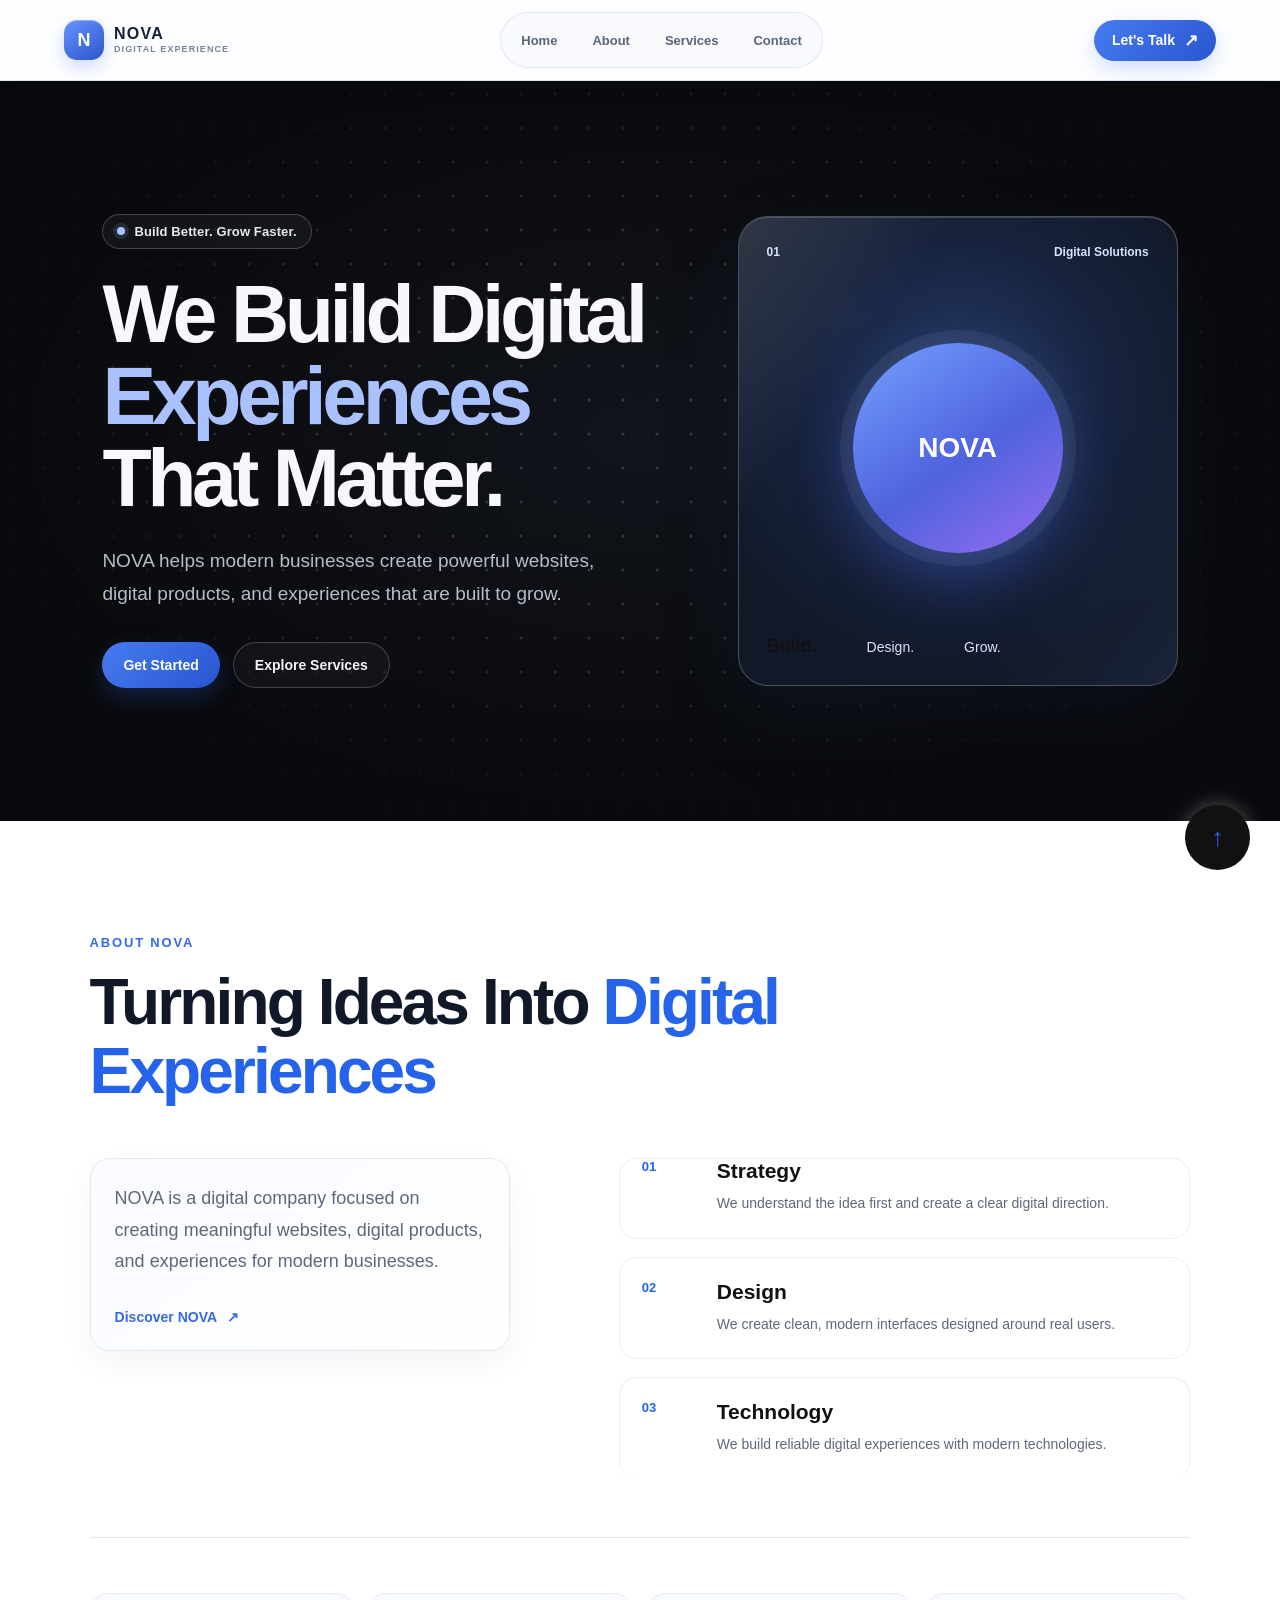
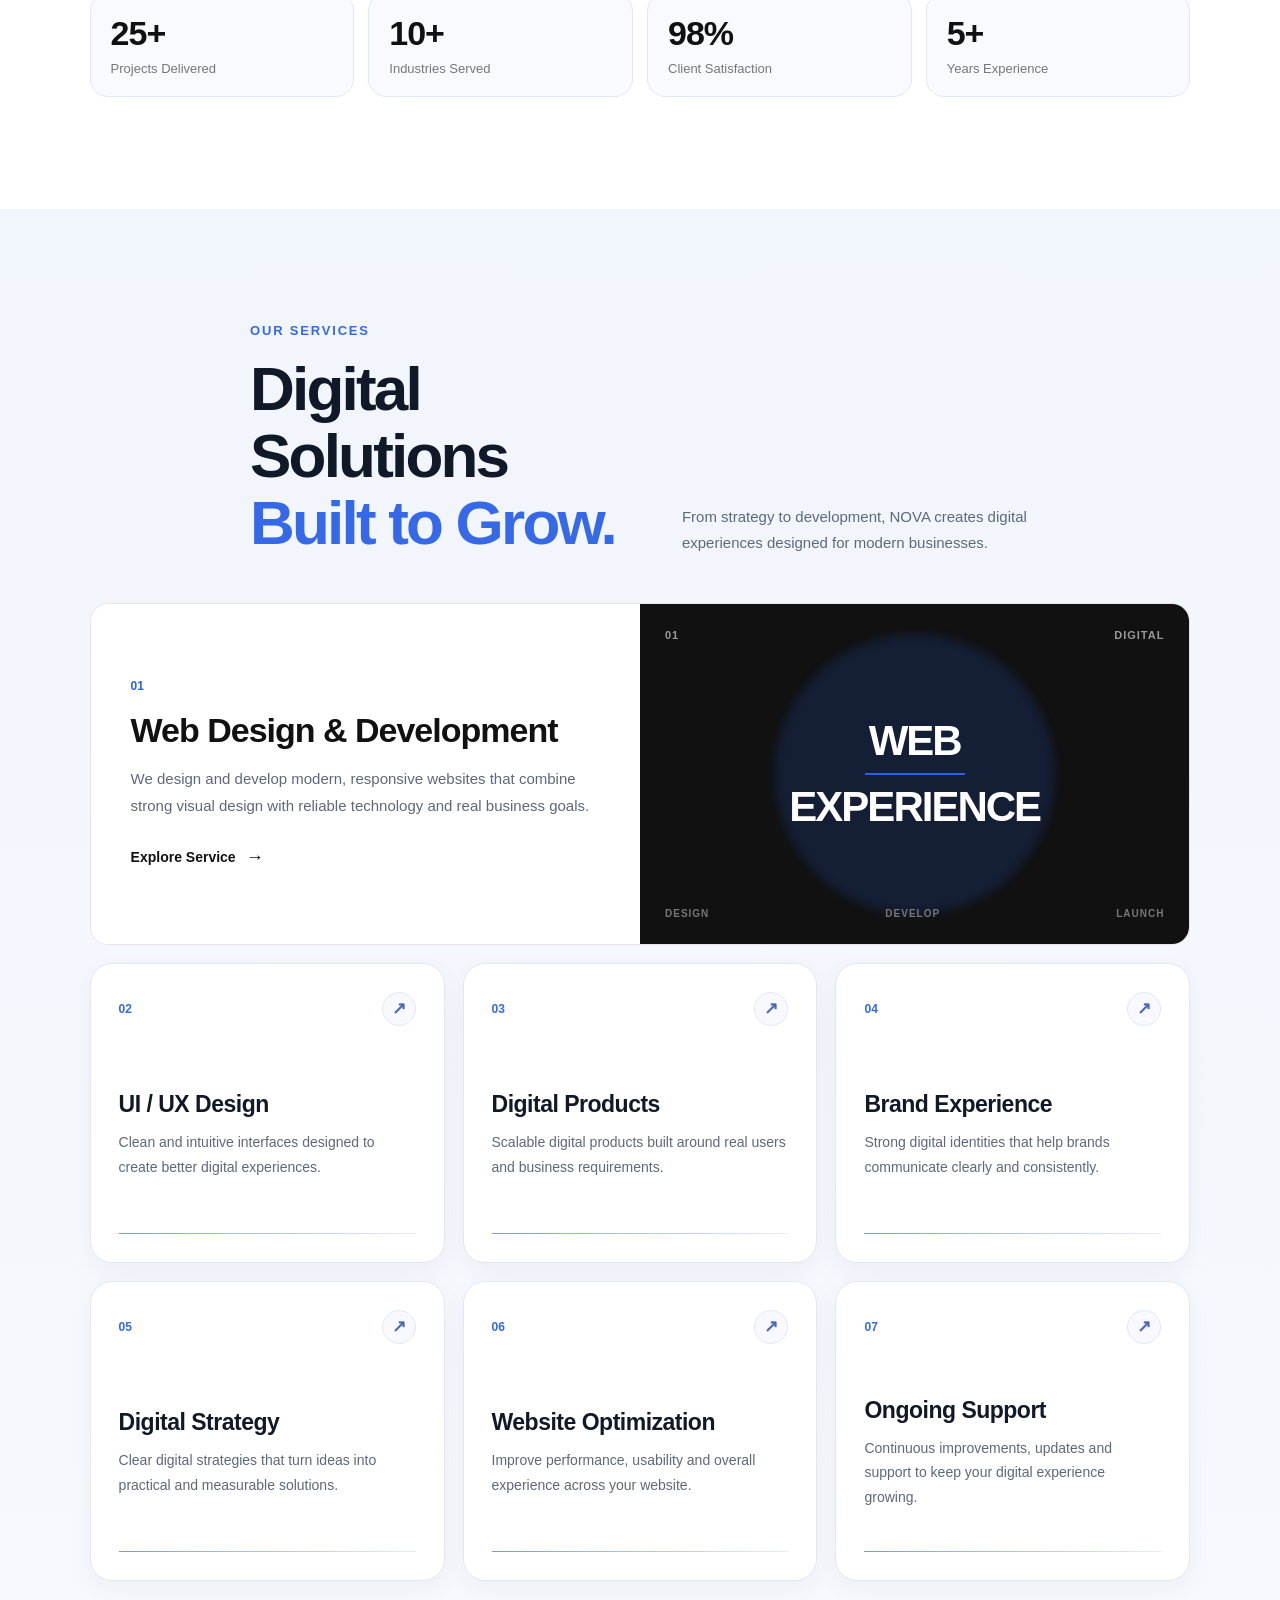
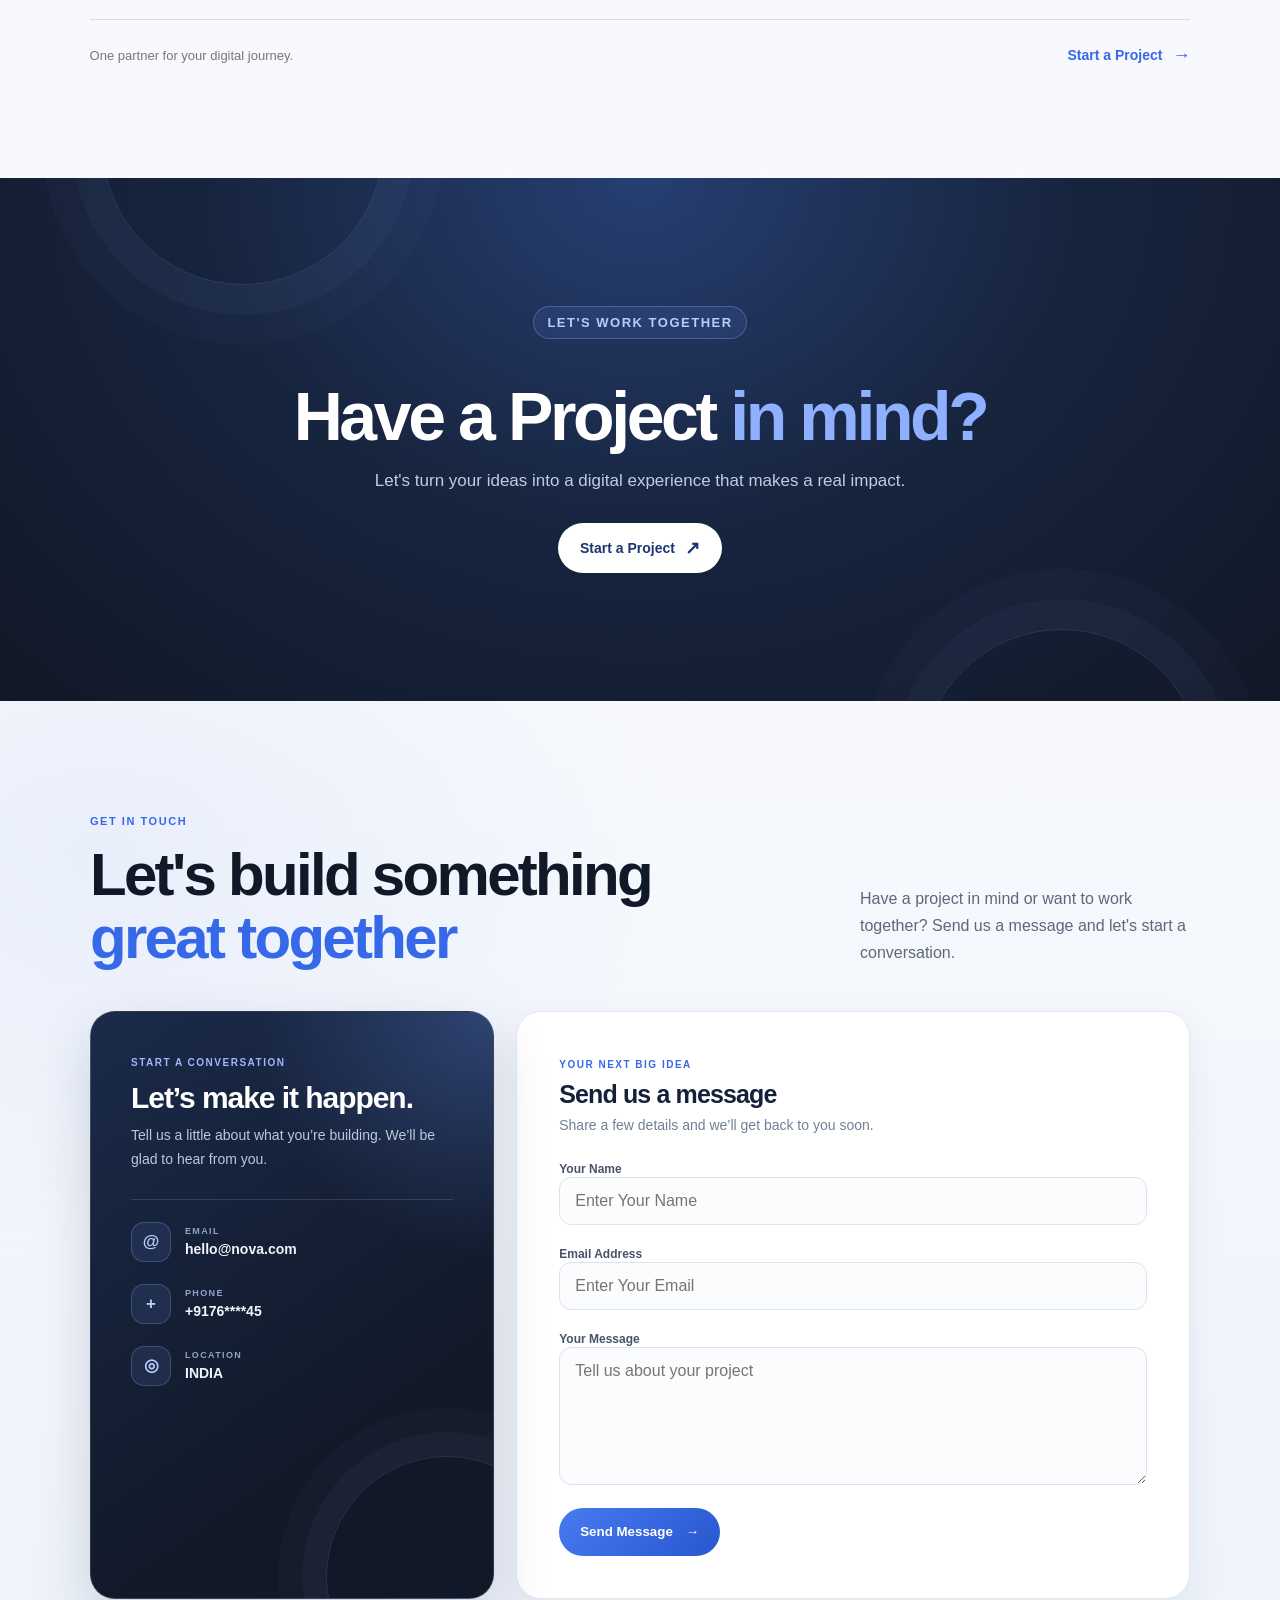
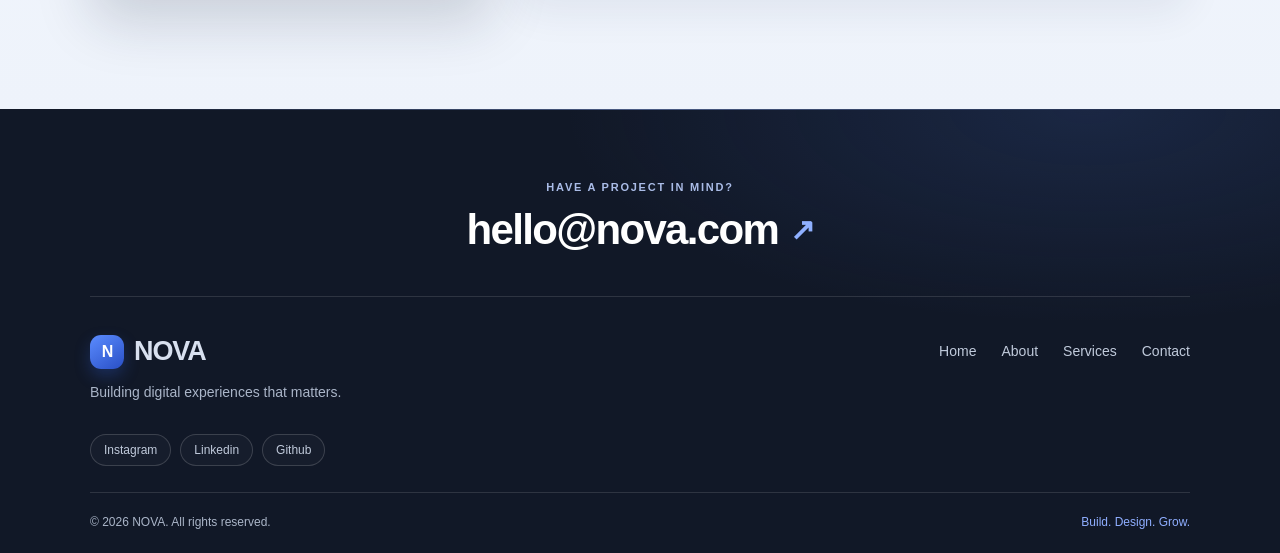
<file: index.html>
<!DOCTYPE html>
<html lang="en">

<head>
    <meta charset="UTF-8">
    <meta name="viewport" content="width=device-width, initial-scale=1.0">
    <title>NOVA</title>
    <link rel="stylesheet" href="style.css">
</head>

<body>

    <!-- Header -->

    <header class="header">

        <nav class="navbar" id="navbar" aria-label="Main navigation">

            <a class="logo" href="#home" aria-label="NOVA home">
                <span class="logo-mark" aria-hidden="true">N</span>
                <span class="logo-copy">
                    <strong>NOVA</strong>
                    <small>Digital Experience</small>
                </span>
            </a>

            <ul class="nav-links">

                <li>
                    <a href="#home">Home</a>
                </li>

                <li>
                    <a href="#about">About</a>
                </li>

                <li>
                    <a href="#services">Services</a>
                </li>

                <li>
                    <a href="#contact">Contact</a>
                </li>

            </ul>

            <a class="btn" href="#contact">
                Let's Talk <span aria-hidden="true">↗</span>
            </a>

        </nav>

    </header>


    <!-- Hero Section -->

    <main>

        <section class="hero" id="home">

            <canvas class="hero-dots-canvas" aria-hidden="true"></canvas>

            <!-- Hero Content -->

            <div class="hero-content">

                <span class="hero-badge">
                    Build Better. Grow Faster.
                </span>

                <h1>
                    We Build Digital
                    <span>Experiences</span>
                    That Matter.
                </h1>

                <p>
                    NOVA helps modern businesses create powerful websites,
                    digital products, and experiences that are built to grow.
                </p>

                <div class="hero-buttons">

                    <a href="#contact" class="hero-btn primary-btn">
                        Get Started
                    </a>

                    <a href="#services" class="hero-btn secondary-btn">
                        Explore Services
                    </a>

                </div>

            </div>


            <!-- Hero Visual -->

            <div class="hero-visual">

                <div class="visual-card">

                    <div class="visual-top">

                        <span>
                            01
                        </span>

                        <span>
                            Digital Solutions
                        </span>

                    </div>

                    <div class="visual-circle" id="fNova">
                        NOVA
                    </div>

                    <div class="visual-bottom">

                        <strong>
                            Build.
                        </strong>

                        <span>
                            Design.
                        </span>

                        <span>
                            Grow.
                        </span>

                    </div>

                </div>

            </div>

        </section>


        <!-- About Section -->

        <section class="about" id="about">

            <div class="about-container">

                <!-- About Header -->

                <div class="about-header">

                    <span class="about-label">
                        ABOUT NOVA
                    </span>

                    <h2>
                        Turning Ideas Into
                        <span>Digital Experiences</span>
                    </h2>

                </div>


                <!-- About Main -->

                <div class="about-main">

                    <!-- About Intro -->

                    <div class="about-intro">

                        <p>
                            NOVA is a digital company focused on creating
                            meaningful websites, digital products, and
                            experiences for modern businesses.
                        </p>

                        <a href="#services" class="about-link">
                            Discover NOVA <span aria-hidden="true">↗</span>
                        </a>

                    </div>


                    <!-- About Features -->

                    <div class="about-features">

                        <div class="about-feature">

                            <span class="feature-number">
                                01
                            </span>

                            <div>

                                <h3>
                                    Strategy
                                </h3>

                                <p>
                                    We understand the idea first and create
                                    a clear digital direction.
                                </p>

                            </div>

                        </div>

                        <div class="about-feature">

                            <span class="feature-number">
                                02
                            </span>

                            <div>

                                <h3>
                                    Design
                                </h3>

                                <p>
                                    We create clean, modern interfaces
                                    designed around real users.
                                </p>

                            </div>

                        </div>

                        <div class="about-feature">

                            <span class="feature-number">
                                03
                            </span>

                            <div>

                                <h3>
                                    Technology
                                </h3>

                                <p>
                                    We build reliable digital experiences
                                    with modern technologies.
                                </p>

                            </div>

                        </div>

                    </div>

                </div>


                <!-- About Stats -->

                <div class="about-stats">

                    <div class="about-stat">

                        <strong>
                            25+
                        </strong>

                        <span>
                            Projects Delivered
                        </span>

                    </div>

                    <div class="about-stat">

                        <strong>
                            10+
                        </strong>

                        <span>
                            Industries Served
                        </span>

                    </div>

                    <div class="about-stat">

                        <strong>
                            98%
                        </strong>

                        <span>
                            Client Satisfaction
                        </span>

                    </div>

                    <div class="about-stat">

                        <strong>
                            5+
                        </strong>

                        <span>
                            Years Experience
                        </span>

                    </div>

                </div>

            </div>

        </section>


        <!-- Services Section -->

        <section class="services" id="services">

            <div class="services-container">

                <!-- Services Header -->

                <div class="services-header">

                    <div>

                        <span class="services-label">
                            OUR SERVICES
                        </span>

                        <h2>
                            Digital Solutions
                            <span>Built to Grow.</span>
                        </h2>

                    </div>

                    <p class="services-intro">
                        From strategy to development, NOVA creates
                        digital experiences designed for modern businesses.
                    </p>

                </div>


                <!-- Featured Service -->

                <div class="featured-service">

                    <div class="featured-service-content">

                        <span class="service-number">
                            01
                        </span>

                        <h3>
                            Web Design & Development
                        </h3>

                        <p>
                            We design and develop modern, responsive websites
                            that combine strong visual design with reliable
                            technology and real business goals.
                        </p>

                        <a href="#contact" class="service-link">
                            Explore Service
                            <span>→</span>
                        </a>

                    </div>


                    <!-- Featured Service Visual -->

                    <div class="featured-service-visual">

                        <div class="service-visual-top">

                            <span>
                                01
                            </span>

                            <span>
                                DIGITAL
                            </span>

                        </div>

                        <div class="service-visual-center">

                            <span class="visual-word">
                                WEB
                            </span>

                            <span class="visual-line"></span>

                            <span class="visual-word">
                                EXPERIENCE
                            </span>

                        </div>

                        <div class="service-visual-bottom">

                            <span>
                                DESIGN
                            </span>

                            <span>
                                DEVELOP
                            </span>

                            <span>
                                LAUNCH
                            </span>

                        </div>

                    </div>

                </div>


                <!-- Services Grid -->

                <div class="services-grid">

                    <div class="service-card">

                        <div class="service-card-top">

                            <span>
                                02
                            </span>

                            <span class="service-arrow">
                                ↗
                            </span>

                        </div>

                        <div class="service-card-content">

                            <h3>
                                UI / UX Design
                            </h3>

                            <p>
                                Clean and intuitive interfaces designed
                                to create better digital experiences.
                            </p>

                        </div>

                        <div class="service-card-line"></div>

                    </div>


                    <div class="service-card">

                        <div class="service-card-top">

                            <span>
                                03
                            </span>

                            <span class="service-arrow">
                                ↗
                            </span>

                        </div>

                        <div class="service-card-content">

                            <h3>
                                Digital Products
                            </h3>

                            <p>
                                Scalable digital products built around
                                real users and business requirements.
                            </p>

                        </div>

                        <div class="service-card-line"></div>

                    </div>


                    <div class="service-card">

                        <div class="service-card-top">

                            <span>
                                04
                            </span>

                            <span class="service-arrow">
                                ↗
                            </span>

                        </div>

                        <div class="service-card-content">

                            <h3>
                                Brand Experience
                            </h3>

                            <p>
                                Strong digital identities that help brands
                                communicate clearly and consistently.
                            </p>

                        </div>

                        <div class="service-card-line"></div>

                    </div>


                    <div class="service-card">

                        <div class="service-card-top">

                            <span>
                                05
                            </span>

                            <span class="service-arrow">
                                ↗
                            </span>

                        </div>

                        <div class="service-card-content">

                            <h3>
                                Digital Strategy
                            </h3>

                            <p>
                                Clear digital strategies that turn ideas
                                into practical and measurable solutions.
                            </p>

                        </div>

                        <div class="service-card-line"></div>

                    </div>


                    <div class="service-card">

                        <div class="service-card-top">

                            <span>
                                06
                            </span>

                            <span class="service-arrow">
                                ↗
                            </span>

                        </div>

                        <div class="service-card-content">

                            <h3>
                                Website Optimization
                            </h3>

                            <p>
                                Improve performance, usability and overall
                                experience across your website.
                            </p>

                        </div>

                        <div class="service-card-line"></div>

                    </div>


                    <div class="service-card">

                        <div class="service-card-top">

                            <span>
                                07
                            </span>

                            <span class="service-arrow">
                                ↗
                            </span>

                        </div>

                        <div class="service-card-content">

                            <h3>
                                Ongoing Support
                            </h3>

                            <p>
                                Continuous improvements, updates and support
                                to keep your digital experience growing.
                            </p>

                        </div>

                        <div class="service-card-line"></div>

                    </div>

                </div>


                <!-- Services Bottom -->

                <div class="services-bottom">

                    <span>
                        One partner for your digital journey.
                    </span>

                    <a href="#contact" class="services-bottom-link">
                        Start a Project
                        <span>→</span>
                    </a>

                </div>

            </div>

        </section>

        <section class="Cta">
            <div class="Cta-container">
                <span class="Cta-label">
                    LET'S WORK TOGETHER
                </span>

                <h2>
                    Have a Project
                    <span>in mind?</span>
                </h2>

                <p>
                    Let's turn your ideas into a digital experience that makes a real impact.
                </p>

                <a href="#contact" class="Cta-btn">
                    Start a Project
                    <span> ↗ </span>
                </a>
            </div>
        </section>

<!-- Contact Section -->
        <section class="contact" id="contact">

            <div class="contact-container">

                <div class="contact-header">

                    <div>

                        <span class="contact-label">
                            GET IN TOUCH
                        </span>

                        <h2>
                            Let's build something
                            <span>great together</span>
                        </h2>

                    </div>

                    <p class="contact-intro">
                        Have a project in mind or want to work together?
                        Send us a message and let's start a conversation.
                    </p>
                </div>

                <!-- Contact-main -->
                <div class="contact-main">
                   
                    <div class="contact-info">

                        <div class="contact-info-heading">
                            <span class="contact-card-eyebrow">START A CONVERSATION</span>
                            <h3>Let’s make it happen.</h3>
                            <p>Tell us a little about what you’re building. We’ll be glad to hear from you.</p>
                        </div>
                   
                        <div class="contact-item">
                            <span class="contact-icon" aria-hidden="true">@</span>
                            <div class="contact-item-copy">
                            <span class="contact-item-label">
                                EMAIL
                            </span>
                   
                            <a href="mailto:hello@nova.com" class="contact-links">
                                hello@nova.com
                            </a>
                            </div>
                        </div>

                        <div class="contact-item">
                            <span class="contact-icon" aria-hidden="true">+</span>
                            <div class="contact-item-copy">
                            <span class="contact-item-label">
                                PHONE
                            </span>

                            <a href="tel:+9176****45" class="contact-links">
                                +9176****45
                            </a>
                            </div>
                        </div>

                        <div class="contact-item">
                            <span class="contact-icon" aria-hidden="true">◎</span>
                            <div class="contact-item-copy">
                            <span class="contact-item-label">
                                LOCATION
                            </span>

                            <p>INDIA</p>
                            </div>
                        </div>
                    </div>
                 
                 <!-- Contact-form -->
                    <form  class="contact-form">
                        <div class="contact-form-heading">
                            <span>YOUR NEXT BIG IDEA</span>
                            <h3>Send us a message</h3>
                            <p>Share a few details and we’ll get back to you soon.</p>
                        </div>
                        <div class="form-group">
                            <label for="name">Your Name</label>
                            <input type="text" id="name" name="name" placeholder="Enter Your Name" autocomplete="name">
                        </div>

                        <div class="form-group">
                            <label for="email">Email Address</label>
                            <input type="email" name="email" id="email" placeholder="Enter Your Email" autocomplete="email">
                        </div>

                        <div class="form-group">
                            <label for="message">Your Message</label>
                            <textarea name="message" id="message" rows="6" placeholder="Tell us about your project"></textarea>
                        </div>

                        <button type="submit" class="contact-btn">
                            Send Message
                            <span> → </span>
                        </button>
                    </form>
                </div>
            </div>
        </section>


        <button class="Floatingbtn" type="button" onclick="goToSection()" aria-label="Back to top" title="Back to top">
           <span> ↑ </span>

           
           <Style>
        @keyframes float {
            0%, 100% {
                transform: translateY(0);
            }

            50% {
                transform: translateY(-12px);
            }
        }
     </Style>
     
        </button>

    </main>

    <footer class="footer">
        <div class="footer-container">
            <div class="footer-top">
                <span class="footer-label">
                    Have a Project in mind?
                </span>

                <a href="mailto: hello@nova.com" class="footer-mail">
                    hello@nova.com
                    <span> ↗ </span>
                </a>
            </div>

            <div class="footer-main">
                <div class="footer-brand">
                    <h2>NOVA</h2>

                    <p>Building digital experiences that matters.</p>
                </div>

                <div class="footer-links">
                    <a href="#home">Home</a>
                    <a href="#about">About</a>
                    <a href="#services">Services</a>
                    <a href="#contact">Contact</a>
                </div>
                
            </div>

            <div class="footer-socials">
                <a href="https://www.instagram.com/_srivastav._.aryan/" class="Social-link">Instagram</a>
                <a href="https://www.linkedin.com/in/aryan-shrivastava-87a753260/" class="Social-link">Linkedin</a>
                <a href="https://github.com/shrivastavaaryan365" class="Social-link">Github</a>
            </div>

            <div class="footer-bottom">
                <span>
                    © 2026 NOVA. All rights reserved.
                </span>
                <span>
                    Build. Design. Grow.
                </span>
            </div>
        </div>
    </footer>

    <script src="script.js"></script>

</body>

    </html>
</file>
<file: style.css>
/* Reset */

* {
    margin: 0;
    padding: 0;
    box-sizing: border-box;
}

/* Body */

body {
    font-family: Arial, sans-serif;
    background: #ffffff;
    color: #111111;
}

/* Header */

.header {
    width: 100%;
    padding: 20px 6%;
    border-bottom: 1px solid #eeeeee;
}

/* Navbar */
.logo {
    margin: 0;
    padding: 11px 20px;
    border: none;
    border-radius: 7px;
    background: #111111;
    color: #ffffff;
    font-size: 14px;
    font-weight: 600;
    cursor: pointer;
    background: linear-gradient(#2563eb, #111111);
}

.logo:hover {
    background: linear-gradient(#111111, #2563eb);
}


.navbar {
    max-width: 1200px;
    margin: auto;
    display: flex;
    align-items: center;
    justify-content: space-between;
}

/* Navigation Links */

.nav-links {
    display: flex;
    gap: 32px;
    list-style: none;
}

/* Navigation Link */

.nav-links a {
    position: relative;
    text-decoration: none;
    color: #111111;
    font-size: 14px;
    font-weight: 500;
    transition: color 0.3s ease;
}

/* Animated Underline */

.nav-links a::after {
    content: "";
    position: absolute;
    left: 0;
    bottom: -6px;
    width: 0;
    height: 2px;
    background: #2563eb;
    transition: width 0.3s ease;
}

/* Link Hover */

.nav-links a:hover {
    color: #2563eb;
}

.nav-links a:hover::after {
    width: 100%;
}

/* Navbar Button */

.btn {
    margin: 0;
    padding: 11px 20px;
    border: none;
    border-radius: 7px;
    background: linear-gradient(#2563eb, #111111);
    color: #ffffff;
    font-size: 14px;
    font-weight: 600;
    cursor: pointer;
    transition: 0.3s ease;
}

/* Button Hover */

.btn:hover {
    background: #333333;
    transform: translateY(-2px);
    background: linear-gradient(#111111, #2563eb);
}

/* Button Active */

.btn:active {
    transform: scale(0.96);
}

/* Hero Section */

.hero {
    max-width: 1200px;
    min-height: 620px;
    margin: auto;
    padding: 100px 6%;
    display: flex;
    align-items: center;
    justify-content: space-between;
    gap: 60px;
}

/* Hero Content */

.hero-content {
    max-width: 620px;
}

/* Hero Badge */

.hero-badge {
    display: inline-block;
    margin-bottom: 24px;
    padding: 8px 14px;
    border: 1px solid #eaeaea;
    border-radius: 50px;
    color: #2563eb;
    font-size: 13px;
    font-weight: 600;
}

/* Hero Heading */

.hero-content h1 {
    margin-bottom: 24px;
    color: #111111;
    font-size: 64px;
    line-height: 1.05;
    letter-spacing: -2px;
}

/* Hero Heading Highlight */

.hero-content h1 span {
    color: #2563eb;
}

/* Hero Description */

.hero-content p {
    max-width: 540px;
    margin-bottom: 32px;
    color: #666666;
    font-size: 17px;
    line-height: 1.7;
}

/* Hero Buttons */

.hero-buttons {
    display: flex;
    gap: 14px;
}

/* Hero Button */

.hero-btn {
    padding: 13px 22px;
    border-radius: 7px;
    text-decoration: none;
    font-size: 14px;
    font-weight: 600;
    transition: 0.3s ease;
}

/* Primary Button */

.primary-btn {
    background: #111111;
    color: #ffffff;
}

/* Primary Button Hover */

.primary-btn:hover {
    transform: translateY(-2px);
    background: linear-gradient(#2563eb, #111111);
}

/* Secondary Button */

.secondary-btn {
    border: 1px solid #dddddd;
    color: #111111;
}

/* Secondary Button Hover */

.secondary-btn:hover {
    border-color: #2563eb;
    color: #ffffff;
    transform: translateY(-2px);
    background: linear-gradient(#2563eb, #111111);
}

/* Hero Visual */

.hero-visual {
    width: 430px;
    height: 480px;
    display: flex;
    align-items: center;
    justify-content: center;
}

/* Visual Card */

.visual-card {
    width: 100%;
    height: 100%;
    padding: 28px;
    border: 1px solid #111111;
    border-radius: 24px;
    background: #f7f8fa;
    display: flex;
    flex-direction: column;
    justify-content: space-between;
    box-shadow: 0 20px 60px rgba(0, 0, 0, 0.08);
    cursor: pointer;
}

.visual-card:hover {
    background: linear-gradient(#2563eb, #111111);
    transform: scale(1.2);
    transition: 2s;
}

.visual-card:hover span {
    color: #ffffff;
}

.visual-card:hover strong {
    color: #ffffff
}

/* Visual Top */

.visual-top {
    display: flex;
    justify-content: space-between;
    color: #666666;
    font-size: 12px;
    font-weight: 600;
}

/* Visual Circle */

.visual-circle {
    width: 210px;
    height: 210px;
    margin: auto;
    border-radius: 50%;
    background: #111111;
    color: #ffffff;
    display: flex;
    align-items: center;
    justify-content: center;
    font-size: 28px;
    font-weight: 700;
    box-shadow: 0 20px 50px rgba(37, 99, 235, 0.18);
}

.visual-circle:hover {
    background: linear-gradient(#111111, #2563eb);
}

/* Visual Bottom */

.visual-bottom {
    display: flex;
    align-items: center;
    gap: 50px;
    color: #666666;
    font-size: 14px;
}

/* Visual Bottom Strong */

.visual-bottom strong {
    color: #111111;
    font-size: 18px;
}

/* About Section */

.about {
    padding: 120px 6%;
    background: #ffffff;
}

/* About Container */

.about-container {
    max-width: 1200px;
    margin: auto;
}

/* About Header */

.about-header {
    max-width: 800px;
    margin-bottom: 70px;
}

/* About Label */

.about-label {
    display: inline-block;
    margin-bottom: 18px;
    color: #2563eb;
    font-size: 13px;
    font-weight: 700;
    letter-spacing: 1.5px;
}

/* About Heading */

.about-header h2 {
    color: #111111;
    font-size: 58px;
    line-height: 1.05;
    letter-spacing: -2px;
}

/* About Heading Highlight */

.about-header h2 span {
    color: #2563eb;
}

/* About Main */

.about-main {
    display: grid;
    grid-template-columns: 1fr 1.3fr;
    gap: 80px;
    padding-bottom: 70px;
    border-bottom: 1px solid #eaeaea;
}

/* About Intro */

.about-intro {
    max-width: 420px;
}

/* About Intro Text */

.about-intro p {
    margin-bottom: 30px;
    color: #666666;
    font-size: 18px;
    line-height: 1.7;
}

/* About Link */

.about-link {
    display: inline-flex;
    align-items: center;
    gap: 10px;
    color: #111111;
    text-decoration: none;
    font-size: 14px;
    font-weight: 700;
    transition: 0.3s ease;
}

/* About Link Hover */

.about-link:hover {
    color: #2563eb;
}

/* About Features */

.about-features {
    display: flex;
    flex-direction: column;
}

/* About Feature */

.about-feature {
    display: grid;
    grid-template-columns: 55px 1fr;
    gap: 20px;
    padding: 25px 0;
    border-bottom: 1px solid #eaeaea;
    transition: 0.3s ease;
}

/* First Feature */

.about-feature:first-child {
    padding-top: 0;
}

/* Last Feature */

.about-feature:last-child {
    border-bottom: none;
}

/* Feature Number */

.feature-number {
    color: #2563eb;
    font-size: 13px;
    font-weight: 700;
}

/* Feature Heading */

.about-feature h3 {
    margin-bottom: 8px;
    color: #111111;
    font-size: 21px;
}

/* Feature Text */

.about-feature p {
    max-width: 430px;
    color: #666666;
    font-size: 14px;
    line-height: 1.6;
}

/* Feature Hover */

.about-feature:hover {
    transform: translateX(6px);
}

/* About Stats */

.about-stats {
    display: grid;
    grid-template-columns: repeat(4, 1fr);
    gap: 30px;
    padding-top: 55px;
}

/* About Stat */

.about-stat {
    display: flex;
    flex-direction: column;
    gap: 8px;
}

/* Stat Number */

.about-stat strong {
    color: #111111;
    font-size: 34px;
    letter-spacing: -1px;
}

/* Stat Text */

.about-stat span {
    color: #777777;
    font-size: 13px;
}




/* Services Section */

.services {
    padding: 140px 6%;
    background: #f7f8fa;
}

.services-container {
    max-width: 1200px;
    margin: auto;
}


/* Services Header */

.services-header {
    display: flex;
    align-items: flex-end;
    justify-content: space-between;
    gap: 60px;
    margin-bottom: 70px;
}

.services-label {
    display: inline-block;
    margin-bottom: 18px;
    color: #2563eb;
    font-size: 13px;
    font-weight: 700;
    letter-spacing: 1.5px;
}

.services-header h2 {
    max-width: 700px;
    color: #111111;
    font-size: 58px;
    line-height: 1.05;
    letter-spacing: -2px;
}

.services-header h2 span {
    color: #2563eb;
}

.services-intro {
    max-width: 360px;
    color: #666666;
    font-size: 15px;
    line-height: 1.7;
}







/* Featured Service */

.featured-service {
    display: grid;
    grid-template-columns: 1fr 1fr;
    gap: 0;
    border: 1px solid #e5e5e5;
    border-radius: 18px;
    overflow: hidden;
    margin-bottom: 18px;
}

.featured-service-content {
    min-height: 340px;
    padding: 40px;
    background: #ffffff;
    display: flex;
    flex-direction: column;
    justify-content: center;
}

.service-number {
    margin-bottom: 18px;
    color: #2563eb;
    font-size: 12px;
    font-weight: 700;
}

.featured-service-content h3 {
    max-width: 500px;
    margin-bottom: 16px;
    color: #111111;
    font-size: 34px;
    line-height: 1.15;
    letter-spacing: -1px;
}

.featured-service-content p {
    max-width: 500px;
    margin-bottom: 28px;
    color: #666666;
    font-size: 15px;
    line-height: 1.7;
}

.service-link {
    display: inline-flex;
    align-items: center;
    gap: 10px;
    width: fit-content;
    color: #111111;
    text-decoration: none;
    font-size: 14px;
    font-weight: 700;
    transition: 0.3s ease;
}

.service-link:hover {
    color: #2563eb;
}

.service-link span {
    font-size: 18px;
    transition: 0.3s ease;
}

.service-link:hover span {
    transform: translateX(5px);
}


/* Featured Service Visual */

.featured-service-visual {
    min-height: 340px;
    padding: 25px;
    border-radius: 0;
    background: #111111;
    color: #ffffff;
    display: flex;
    flex-direction: column;
    justify-content: space-between;
    overflow: hidden;
    position: relative;
}

.featured-service-visual::before {
    content: "";
    position: absolute;
    width: 280px;
    height: 280px;
    top: 50%;
    left: 50%;
    transform: translate(-50%, -50%);
    border-radius: 50%;
    background: #2563eb;
    opacity: 0.16;
    filter: blur(5px);
}

.service-visual-top {
    position: relative;
    z-index: 1;
    display: flex;
    justify-content: space-between;
    color: #999999;
    font-size: 11px;
    font-weight: 600;
    letter-spacing: 1px;
}

.service-visual-center {
    position: relative;
    z-index: 1;
    display: flex;
    flex-direction: column;
    align-items: center;
    justify-content: center;
    gap: 8px;
}

.visual-word {
    color: #ffffff;
    font-size: 42px;
    font-weight: 800;
    letter-spacing: -2px;
}

.visual-line {
    width: 100px;
    height: 2px;
    background: #2563eb;
}


.service-visual-bottom {
    position: relative;
    z-index: 1;
    display: flex;
    justify-content: space-between;
    color: #777777;
    font-size: 10px;
    font-weight: 600;
    letter-spacing: 1px;
}






.services-grid {
    display: grid;
    grid-template-columns: repeat(3, 1fr);
    gap: 18px;
}

.service-card {
    min-height: 300px;
    padding: 28px;
    border: 1px solid #e5e5e5;
    border-radius: 18px;
    background: #ffffff;
    display: flex;
    flex-direction: column;
    justify-content: space-between;
    transition: 0.25s ease;
}

.service-card:hover {
    border-color: #2563eb;
    transform: translateY(-6px);
    box-shadow: 0 18px 45px rgba(0, 0, 0, 0.07);
}


.service-card-top {
    display: flex;
    align-items: center;
    justify-content: space-between;
    color: #2563eb;
    font-size: 12px;
    font-weight: 700;
}


.service-arrow {
    width: 34px;
    height: 34px;
    border: 1px solid #eaeaea;
    border-radius: 50%;
    display: flex;
    align-items: center;
    justify-content: center;
    color: #111111;
    font-size: 17px;
    transition: 0.3s ease;
}


.service-card:hover .service-arrow {
    border-color: #2563eb;
    background: #2563eb;
    color: #ffffff;
    transform: rotate(45deg);
    cursor: pointer;
}

.service-card-content {
    padding: 45px 0 30px;
}

.service-card-content h3 {
    margin-bottom: 12px;
    color: #111111;
    font-size: 23px;
    letter-spacing: -0.5px;
}

.service-card-content p {
    color: #666666;
    font-size: 14px;
    line-height: 1.7;
}


.service-card-line {
    width: 100%;
    height: 1px;
    background: #eaeaea;
    transition: 0.35s ease;
}


.service-card:hover .service-card-line {
    width: 35%;
    background: #2563eb;
}


.services-bottom {
    margin-top: 35px;
    padding-top: 25px;
    border-top: 1px solid #dddddd;
    display: flex;
    align-items: center;
    justify-content: space-between;
}

.services-bottom>span {
    color: #777777;
    font-size: 13px;
}


.services-bottom-link {
    display: inline-flex;
    align-items: center;
    gap: 10px;
    color: #111111;
    text-decoration: none;
    font-size: 14px;
    font-weight: 700;
    transition: 0.3s ease;
}


.services-bottom-link:hover {
    color: #2563eb;
}


.services-bottom-link span {
    font-size: 18px;
    transition: 0.3s ease;
}


.services-bottom-link:hover span {
    transform: translateX(5px);
}

.Floatingbtn {
    position: fixed;
    right: 30px;
    bottom: 30px;
    width: 65px;
    height: 65px;
    border-radius: 50%;
    border: none;
    background: #111111;
    color: #2563eb;
    font-size: 25px;
    cursor: pointer;
    display: flex;
    justify-content: center;
    align-items: center;
    box-shadow: 0 0 20px rgba(255, 255, 255, 0.3);
    z-index: 999;
    animation: float 2s ease-in-out infinite;
    transition: 0.3s;
}

/* Floating btn:-> */

.Floatingbtn:hover {
    transform: scale(1.15);
    box-shadow: 0 0 30px darkblue;
    border-color: #111111;
    background: linear-gradient(#2563eb, #111111);
    color: #eeeeee;
}

/* CTA-SECTION */
.Cta {
    padding: 140px 6%;
    background: linear-gradient(#111111, #2563eb);
    color: #ffffff;
}

.Cta-container {
    max-width: 900px;
    margin: auto;
    text-align: center;
}

.Cta-label {
    display: inline-block;
    margin-bottom: 22px;
    color: #2563eb;
    font-size: 13px;
    font-weight: 700;
    letter-spacing: 1.5px;
}


.Cta-container h2 {
    margin-bottom: 25px;
    color: #ffffff;
    font-size: 64px;
    line-height: 1.05;
    letter-spacing: -2px;
}


.Cta-container h2 span {
    color: #2563eb;
}


.Cta-container p {
    max-width: 560px;
    margin: 0 auto 35px;
    color: #aaaaaa;
    font-size: 16px;
    line-height: 1.7;
}


.Cta-btn {
    display: inline-flex;
    align-items: center;
    gap: 10px;
    padding: 14px 24px;
    border-radius: 7px;
    background: #ffffff;
    color: #111111;
    text-decoration: none;
    font-size: 14px;
    font-weight: 700;
    transition: 0.3s ease;
}


.Cta-btn:hover {
    background: linear-gradient(#2563eb, #111111);
    color: #ffffff;
    transform: translateY(-3px);
    box-shadow: 0 0 25px white;
}


.Cta-btn span {
    font-size: 18px;
    transition: 0.3s ease;
}


.Cta-btn:hover span {
    transform: rotate(45deg);
}


/* Contact Section */
.contact {
    padding: 90px 0;
    background: #f3f1ec;
    color: #171717;
}


.contact-container {
    width: 90%;
    max-width: 1100px;
    margin: auto;
}

.contact-header {
    display: flex;
    justify-content: space-between;
    align-items: end;
    padding-bottom: 50px;
}

.contact-label {
    font-size: 11px;
    letter-spacing: 2px;
    color: #8a6a45;
}

.contact-header h2 {
    margin: 15px 0 0;
    font-size: 56px;
    line-height: 1;
    letter-spacing: -2px;
}


.contact-header h2 span {
    display: block;
    color: #77736d;
}

.contact-intro {
    max-width: 240px;
    color: #6f6c66;
    line-height: 1, 6;
}

.contact-main {
    display: grid;
    grid-template-columns: 1fr 1.5fr;
    gap: 80px;
}

.contact-info,
.contact-form {
    display: flex;
    flex-direction: column;
    gap: 25px;
}

.contact-item,
form-group {
    display: flex;
    flex-direction: column;
    gap: 7px;
}

.contact-item-label {
    font-size: 10px;
    letter-spacing: 1.5px;
    color: #99938a;
}

.contact-item a,
.contact-item p {
    margin: 0;
    color: #222;
    text-decoration: none;
}

.form-group label {
    font-size: 12px;
    color: #6f6c66;
}

/* .contact-links{
    display: flex;
    gap: 18px;
}

.contact-links a{
    color: #6f6c66;
    text-decoration: none;
} */

.form-group input,
.form-group textarea {
    padding: 11px 0;
    border: 0;
    border-bottom: 1px solid #cbc7c0;
    outline: 0;
    background: transparent;
    color: #171717;
    font: inherit;
}

.form-group input:focus,
.form-group textarea:focus {
    border-color: #8a6a45;
}

.contact-btn {
    width: fit-content;
    padding: 13px 20px;
    border: 1px solid #171717;
    border-radius: 7px;
    background: linear-gradient(#111111, #2563eb);
    color: #fff;
    font-weight: 600;
    cursor: pointer;
    transition: 0.3s;
}

.contact-btn:hover {
    background: linear-gradient(#2563eb, #111111);
    transform: translateY(-2px);
}

.contact-btn span {
    margin-left: 15px;
    transition: 0.3s;
}

.contact-btn:hover span {
    margin-left: 20px;
}

.footer {
    padding: 80px 0 25px;
    background: #11100f;
    color: #fff;
}

.footer-container {
    width: 90%;
    max-width: 1100px;
    margin: auto;
}

.footer-top {
    text-align: center;
    padding-bottom: 70px;
}

.footer-label {
    display: block;
    margin-bottom: 18px;
    font-size: 10px;
    letter-spacing: 2px;
    color: #999;
}

.footer-mail {
    display: inline-block;
    align-items: center;
    gap: 20px;
    padding: 14px 22px;
    border: 1px solid #3a3733;
    border-radius: 50px;
    color: #fff;
    text-decoration: none;
    transition: 0.3s;
}

.footer-mail:hover {
    border-color: #c19a6b;
    color: #c19a6b;
    transform: translateY(-2px);
}

.footer-main {
    display: flex;
    justify-content: space-between;
    padding-bottom: 35px;
}

.footer-brand h2 {
    margin: 0 0 10px;
    font-size: 30px;
}

.footer-brand p {
    margin: 0 0 10px;
    font-size: 30px;
}

.footer-links {
    display: flex;
    gap: 30px;
}

.footer-links a {
    color: #aaa;
    text-decoration: none;
    transition: .3s;
}

.footer-links a:hover {
    color: #c19a6b;
}

.footer-socials {
    display: flex;
    gap: 10px;
    padding-bottom: 35px;
}

.Social-link {
    padding: 9px 16px;
    border: 1px solid #302e2b;
    border-radius: 50px;
    color: #999;
    text-decoration: none;
    font-size: 12px;
    transition: .3s;
}

.Social-link:hover {
    color: #fff;
    border-color: #c19a6b;
    transform: translateY(-2px);
}

.footer-bottom {
    display: flex;
    justify-content: space-between;
    padding-top: 22px;
    border-top: 1px solid #2b2926;
    color: #777;
    font-size: 12px;
}

/* Cohesive visual polish */
:root {
    --nova-ink: #111827;
    --nova-muted: #5d687b;
    --nova-blue: #3569e8;
    --nova-blue-dark: #214ebd;
    --nova-line: #e2e8f2;
    --nova-paper: #f6f8fc;
}

html {
    scroll-behavior: smooth;
    scroll-padding-top: 88px;
}

body {
    position: relative;
    isolation: isolate;
    color: var(--nova-ink);
    background: var(--nova-paper);
    overflow-x: hidden;
}

body::before,
body::after {
    content: "";
    position: fixed;
    z-index: 0;
    width: clamp(230px, 34vw, 480px);
    aspect-ratio: 1;
    border-radius: 50%;
    pointer-events: none;
    filter: blur(12px);
    opacity: .42;
    animation: background-drift 22s ease-in-out infinite alternate;
}

body>header {
    z-index: 20;
}

body>main,
body>footer {
    position: relative;
    z-index: 1;
}

body::before {
    top: 8vh;
    left: -12vw;
    background: radial-gradient(circle, rgba(117, 155, 255, .28), rgba(117, 155, 255, .09) 42%, transparent 70%);
}

body::after {
    right: -14vw;
    bottom: 2vh;
    opacity: .3;
    animation-delay: -9s;
    background: radial-gradient(circle, rgba(146, 123, 255, .22), rgba(146, 123, 255, .07) 43%, transparent 70%);
}

@keyframes background-drift {
    0% {
        transform: translate3d(0, 0, 0) scale(.94);
    }

    50% {
        transform: translate3d(4vw, 3vh, 0) scale(1.06);
    }

    100% {
        transform: translate3d(-1vw, 7vh, 0) scale(1);
    }
}

section[id] {
    scroll-margin-top: 88px;
}

.header {
    position: sticky;
    top: 0;
    z-index: 20;
    padding: 13px 6%;
    background: rgba(255, 255, 255, .88);
    border-bottom: 1px solid rgba(226, 232, 242, .85);
    backdrop-filter: blur(16px);
}

.navbar {
    gap: 26px;
}

.logo {
    display: inline-flex;
    align-items: center;
    gap: 9px;
    color: var(--nova-ink);
    text-decoration: none;
    font-weight: 850;
    letter-spacing: -.7px;
}

.logo::before {
    content: "N";
    display: grid;
    place-items: center;
    width: 34px;
    height: 34px;
    border-radius: 11px;
    color: #fff;
    font-size: 16px;
    background: linear-gradient(145deg, #5b8cff, #294fc5);
    box-shadow: 0 7px 16px rgba(53, 105, 232, .27);
}

.nav-links {
    align-items: center;
    gap: clamp(15px, 2.5vw, 30px);
}

.nav-links a {
    color: #596579;
    font-weight: 600;
    transition: color .2s, transform .2s;
}

.nav-links a:hover {
    color: var(--nova-blue);
    transform: translateY(-1px);
}

.btn {
    display: inline-flex;
    align-items: center;
    justify-content: center;
    gap: 9px;
    padding: 12px 19px;
    border: 0;
    border-radius: 999px;
    color: #fff;
    background: linear-gradient(135deg, #477bf0, #2856cf);
    box-shadow: 0 8px 20px rgba(53, 105, 232, .22);
    font-weight: 700;
    text-decoration: none;
    transition: transform .2s, box-shadow .2s;
}

.btn:hover {
    transform: translateY(-2px);
    box-shadow: 0 12px 26px rgba(53, 105, 232, .3);
}

a:focus-visible,
button:focus-visible,
input:focus-visible,
textarea:focus-visible {
    outline: 3px solid rgba(53, 105, 232, .55);
    outline-offset: 3px;
}

.hero {
    position: relative;
    isolation: isolate;
    min-height: min(740px, calc(100svh - 66px));
    max-width: 1440px;
    margin: auto;
    padding: clamp(66px, 8vw, 112px) 8%;
    gap: 7%;
    background: radial-gradient(ellipse at 78% 48%, rgba(97, 139, 255, .14), transparent 39%);
}

.hero::after {
    content: "";
    position: absolute;
    z-index: -1;
    right: 5%;
    top: 15%;
    width: clamp(260px, 35vw, 470px);
    aspect-ratio: 1;
    border: 1px solid rgba(77, 119, 221, .09);
    border-radius: 50%;
    box-shadow: 0 0 0 34px rgba(77, 119, 221, .025), 0 0 0 68px rgba(77, 119, 221, .02);
    pointer-events: none;
}

.hero-content {
    max-width: 650px;
}

.hero-badge {
    display: inline-flex;
    align-items: center;
    gap: 9px;
    padding: 9px 14px;
    border: 1px solid #dce6fb;
    border-radius: 999px;
    color: #315bc0;
    background: rgba(255, 255, 255, .75);
    font-weight: 700;
    letter-spacing: .01em;
}

.hero-badge::before {
    content: "";
    width: 8px;
    height: 8px;
    border-radius: 50%;
    background: #4e7df0;
    box-shadow: 0 0 0 4px #e8efff;
}

.hero-content h1 {
    color: var(--nova-ink);
    font-size: clamp(45px, 6.3vw, 82px);
    line-height: 1.02;
    letter-spacing: -.055em;
}

.hero-content h1 span {
    display: block;
    color: var(--nova-blue);
}

.hero-content p {
    max-width: 540px;
    color: var(--nova-muted);
    font-size: clamp(16px, 1.5vw, 19px);
    line-height: 1.75;
}

.hero-buttons {
    gap: 13px;
    margin-top: 30px;
}

.hero-btn {
    display: inline-flex;
    align-items: center;
    justify-content: center;
    padding: 14px 21px;
    border-radius: 999px;
    font-weight: 700;
    text-decoration: none;
    transition: .22s ease;
}

.primary-btn {
    color: #fff;
    background: linear-gradient(135deg, #477bf0, #2856cf);
    box-shadow: 0 10px 23px rgba(53, 105, 232, .23);
}

.primary-btn:hover {
    transform: translateY(-3px);
    box-shadow: 0 14px 28px rgba(53, 105, 232, .3);
}

.secondary-btn {
    color: #34415a;
    border: 1px solid #d9e1ee;
    background: rgba(255, 255, 255, .8);
}

.secondary-btn:hover {
    color: var(--nova-blue);
    border-color: #9eb7f3;
    transform: translateY(-2px);
}

.hero-visual {
    width: min(39vw, 440px);
    height: clamp(350px, 43vw, 470px);
    flex: 0 0 auto;
}

.visual-card {
    overflow: hidden;
    border: 1px solid rgba(255, 255, 255, .23);
    border-radius: 30px;
    background: radial-gradient(circle at 50% 38%, #273c69 0, #17233e 42%, #111827 78%);
    box-shadow: 0 32px 75px rgba(23, 35, 62, .22), inset 0 1px rgba(255, 255, 255, .16);
    position: relative;
    display: flex;
    flex-direction: column;
    justify-content: space-between;
    transition: transform .35s, box-shadow .35s;
}

.visual-card::before {
    content: "";
    position: absolute;
    inset: 0;
    border-radius: inherit;
    background: linear-gradient(125deg, rgba(255, 255, 255, .13), transparent 28%, transparent 72%, rgba(127, 161, 255, .08));
    pointer-events: none;
}

.visual-card>* {
    position: relative;
    z-index: 1;
}

.visual-card:hover {
    transform: translateY(-6px);
    box-shadow: 0 40px 85px rgba(23, 35, 62, .28), inset 0 1px rgba(255, 255, 255, .2);
}

.visual-top,
.visual-bottom {
    color: #d8e2fa;
}

.visual-circle {
    color: #fff;
    background: linear-gradient(145deg, #75a0ff, #4f63de 54%, #986df0);
    box-shadow: 0 0 0 13px rgba(255, 255, 255, .055), 0 22px 60px rgba(73, 105, 236, .42);
    transition: transform .3s, filter .3s;
}

.visual-circle:hover {
    transform: scale(1.045) rotate(-3deg);
    filter: brightness(1.12);
}

.about,
.services {
    padding: clamp(72px, 9vw, 112px) 7%;
}

.about {
    background: #fff;
}

.about-label,
.services-label,
.contact-label {
    color: var(--nova-blue);
    font-weight: 750;
    letter-spacing: .14em;
}

.about-header {
    max-width: 850px;
    margin-bottom: 52px;
}

.about-main {
    align-items: start;
    gap: clamp(36px, 7vw, 90px);
    padding-bottom: 58px;
    border-color: var(--nova-line);
}

.about-intro {
    padding: 24px;
    border: 1px solid var(--nova-line);
    border-radius: 20px;
    background: linear-gradient(145deg, #f9fbff, #fff);
    box-shadow: 0 12px 30px rgba(29, 48, 83, .05);
}

.about-features {
    gap: 18px;
}

.about-feature {
    padding: 22px;
    border: 1px solid #e8edf6;
    border-radius: 18px;
    background: #fff;
    transition: transform .22s, box-shadow .22s;
}

.about-feature:hover {
    transform: translateY(-4px);
    box-shadow: 0 14px 28px rgba(29, 48, 83, .08);
}

.about-stats {
    gap: 14px;
}

.about-stat {
    padding: 20px;
    border: 1px solid var(--nova-line);
    border-radius: 18px;
    background: #f8faff;
}

.about h2,
.services h2,
.contact h2 {
    color: var(--nova-ink);
    font-size: clamp(34px, 4vw, 52px);
    letter-spacing: -.045em;
    line-height: 1.08;
}

.about-header h2 {
    font-size: clamp(38px, 5.4vw, 64px);
}

.about p,
.services p {
    color: var(--nova-muted);
    line-height: 1.75;
}

.about-link {
    display: inline-flex;
    align-items: center;
    gap: 10px;
    color: var(--nova-blue);
    font-weight: 750;
    text-decoration: none;
}

.about-link span {
    transition: transform .2s;
}

.about-link:hover span {
    transform: translateX(4px);
}

.services {
    background: linear-gradient(180deg, #f1f5fc, #f7f9fd);
}

.services-header {
    max-width: 780px;
    margin: 0 auto 46px;
}

.services-header h2 {
    font-size: clamp(38px, 5.2vw, 62px);
}

.services-header h2 span {
    color: var(--nova-blue);
}

.service-card {
    border: 1px solid var(--nova-line);
    border-radius: 22px;
    background: #fff;
    box-shadow: 0 8px 26px rgba(29, 48, 83, .045);
    transition: transform .25s, box-shadow .25s, border-color .25s;
}

.service-card-top {
    color: var(--nova-blue);
}

.service-arrow {
    border-color: #e2e9f6;
    color: #4868b3;
    background: #f7f9ff;
}

.service-card-content {
    padding-block: 38px 26px;
}

.service-card-content p {
    color: var(--nova-muted);
}

.service-card-line {
    background: linear-gradient(90deg, #7898ef, #e8edf8);
}

.services-bottom {
    margin-top: 38px;
}

.services-bottom-link {
    display: inline-flex;
    align-items: center;
    gap: 10px;
}

.service-card:hover {
    transform: translateY(-7px);
    border-color: #cbd9fb;
    box-shadow: 0 20px 42px rgba(29, 48, 83, .11);
}

.service-card h3 {
    color: var(--nova-ink);
}

.service-card a,
.services-bottom a {
    color: var(--nova-blue);
    font-weight: 700;
    text-decoration: none;
}

.Cta {
    position: relative;
    overflow: hidden;
    padding: clamp(78px, 10vw, 128px) 7%;
    color: #fff;
    background: radial-gradient(ellipse at 50% 0%, #263f72 0, #17243e 48%, #111827 100%);
}

.Cta::before,
.Cta::after {
    content: "";
    position: absolute;
    width: 280px;
    height: 280px;
    border: 1px solid rgba(151, 180, 255, .16);
    border-radius: 50%;
    pointer-events: none;
}

.Cta::before {
    top: -175px;
    left: 8%;
    box-shadow: 0 0 0 30px rgba(151, 180, 255, .035), 0 0 0 60px rgba(151, 180, 255, .025);
}

.Cta::after {
    right: 6%;
    bottom: -210px;
    box-shadow: 0 0 0 30px rgba(151, 180, 255, .035), 0 0 0 60px rgba(151, 180, 255, .025);
}

.Cta-container {
    position: relative;
    z-index: 1;
    max-width: 850px;
    margin: auto;
    text-align: center;
}

.Cta-label {
    display: inline-block;
    padding: 8px 13px;
    border: 1px solid rgba(162, 187, 255, .3);
    border-radius: 999px;
    color: #b9ccff;
    background: rgba(111, 148, 236, .11);
    font-weight: 700;
}

.Cta h2 {
    margin: 20px 0 15px;
    color: #fff;
    font-size: clamp(38px, 6vw, 68px);
    line-height: 1.03;
    letter-spacing: -.05em;
}

.Cta h2 span {
    color: #8fb0ff;
}

.Cta p {
    max-width: 620px;
    margin: 0 auto 28px;
    color: #c1cce0;
    font-size: 17px;
    line-height: 1.75;
}

.Cta .Cta-btn {
    display: inline-flex;
    align-items: center;
    gap: 10px;
    padding: 14px 22px;
    border-radius: 999px;
    color: #19366f;
    background: #fff;
    font-weight: 750;
    text-decoration: none;
    transition: transform .2s, box-shadow .2s;
}

.Cta .Cta-btn:hover {
    transform: translateY(-3px);
    box-shadow: 0 12px 28px rgba(0, 0, 0, .2);
}

.contact {
    padding: clamp(72px, 9vw, 110px) 7%;
    background: #f4f7fc;
}

.contact-container {
    width: min(100%, 1200px);
}

.contact-header {
    align-items: flex-end;
    gap: 30px;
}

.contact-header h2 {
    max-width: 680px;
    font-size: clamp(38px, 5vw, 60px);
    line-height: 1.04;
}

.contact-header h2 span {
    color: var(--nova-blue);
}

.contact-intro {
    max-width: 340px;
    color: var(--nova-muted);
    line-height: 1.7;
}

.contact-main {
    grid-template-columns: minmax(230px, .78fr) minmax(0, 1.3fr);
    gap: 26px;
}

.contact-info {
    padding: clamp(24px, 4vw, 38px);
    border-radius: 24px;
    background: linear-gradient(145deg, #1d3155, #111827);
    box-shadow: 0 22px 48px rgba(23, 35, 62, .16);
}

.contact-info h3 {
    color: #fff;
}

.contact-info p,
.contact-info a {
    color: #c9d4e9;
}

.contact-item-label {
    color: #a9b9d8;
}

.contact-form {
    padding: clamp(24px, 4vw, 42px);
    border: 1px solid var(--nova-line);
    border-radius: 24px;
    background: #fff;
    box-shadow: 0 14px 38px rgba(29, 48, 83, .07);
}

.contact-form .form-group label {
    color: #34415a;
    font-weight: 650;
}

.contact-form .form-group input,
.contact-form .form-group textarea {
    width: 100%;
    padding: 14px 15px;
    border: 1px solid #dce3ee;
    border-radius: 12px;
    background: #fbfcfe;
    color: var(--nova-ink);
    transition: border-color .2s, box-shadow .2s;
}

.contact-form .form-group input:focus,
.contact-form .form-group textarea:focus {
    border-color: #7295ed;
    box-shadow: 0 0 0 4px rgba(53, 105, 232, .11);
    outline: 0;
}

.contact-form .contact-btn {
    border: 0;
    border-radius: 999px;
    color: #fff;
    background: linear-gradient(135deg, #477bf0, #2856cf);
    font-weight: 750;
    cursor: pointer;
}

.contact-form .contact-btn:hover {
    transform: translateY(-2px);
    box-shadow: 0 10px 22px rgba(53, 105, 232, .24);
}

.footer {
    position: relative;
    overflow: hidden;
    padding: 72px 0 24px;
    color: #d8e0ef;
    background: radial-gradient(ellipse at 85% 0%, rgba(63, 99, 181, .2), transparent 34%), #111827;
}

.footer::before {
    content: "";
    position: absolute;
    top: 0;
    left: 5%;
    right: 5%;
    height: 1px;
    background: linear-gradient(90deg, transparent, rgba(142, 171, 240, .46), transparent);
}

.footer h3,
.footer strong {
    color: #fff;
}

.footer p,
.footer-bottom {
    color: #aab5c8;
}

.footer-container {
    position: relative;
    z-index: 1;
    width: min(90%, 1200px);
}

.footer-top {
    padding: 0 0 42px;
    border-bottom: 1px solid rgba(255, 255, 255, .12);
}

.footer-label {
    margin-bottom: 13px;
    color: #aabce7;
    font-size: 11px;
    font-weight: 700;
    letter-spacing: .16em;
    text-transform: uppercase;
}

.footer-mail {
    display: inline-flex;
    align-items: center;
    gap: 12px;
    padding: 0;
    border: 0;
    color: #fff;
    font-size: clamp(25px, 4vw, 42px);
    font-weight: 750;
    letter-spacing: -.04em;
    transition: color .2s, transform .2s;
}

.footer-mail span {
    color: #8fb0ff;
    font-size: .72em;
    transition: transform .2s;
}

.footer-mail:hover {
    color: #a9c1ff;
    transform: translateY(-2px);
}

.footer-mail:hover span {
    transform: translate(3px, -3px);
}

.footer-main {
    align-items: flex-start;
    padding: 38px 0 30px;
    gap: 36px;
}

.footer-brand h2 {
    display: flex;
    align-items: center;
    gap: 10px;
    margin: 0 0 12px;
    font-size: 27px;
    letter-spacing: -.04em;
}

.footer-brand h2::before {
    content: "N";
    display: grid;
    place-items: center;
    width: 34px;
    height: 34px;
    border-radius: 11px;
    color: #fff;
    font-size: 16px;
    background: linear-gradient(145deg, #5b8cff, #294fc5);
    box-shadow: 0 7px 16px rgba(53, 105, 232, .27);
}

.footer-brand p {
    max-width: 320px;
    margin: 0;
    color: #aab5c8;
    font-size: 14px;
    line-height: 1.7;
}

.footer-links {
    align-items: center;
    flex-wrap: wrap;
    gap: 12px 25px;
    padding-top: 8px;
}

.footer-links a,
.Social-link {
    color: #c0cadb;
    transition: color .2s, border-color .2s, background .2s, transform .2s;
}

.footer-links a {
    font-size: 14px;
}

.footer-links a:hover,
.Social-link:hover {
    color: #fff;
    border-color: #6f91e8;
}

.footer-socials {
    flex-wrap: wrap;
    gap: 9px;
    padding-bottom: 26px;
}

.Social-link {
    padding: 8px 13px;
    border-color: rgba(255, 255, 255, .16);
    background: rgba(255, 255, 255, .025);
}

.Social-link:hover {
    background: rgba(113, 149, 232, .13);
    transform: translateY(-2px);
}

.footer-bottom {
    align-items: center;
    gap: 16px;
    border-color: rgba(255, 255, 255, .12);
}

.footer-bottom span:last-child {
    color: #8faeff;
}

@media (max-width: 960px) {
    .header {
        padding-inline: 4%;
    }

    .hero {
        padding-inline: 6%;
    }

    .hero-visual {
        width: min(40vw, 390px);
    }

    .services-grid,
    .services-cards {
        grid-template-columns: repeat(2, minmax(0, 1fr));
    }
}

@media (max-width: 700px) {
    .header {
        position: relative;
        padding: 14px 5%;
    }

    .navbar {
        flex-wrap: wrap;
        justify-content: space-between;
        gap: 14px;
    }

    .nav-links {
        order: 3;
        width: 100%;
        justify-content: space-between;
        gap: 10px;
        overflow-x: auto;
        padding: 5px 0 2px;
    }

    .nav-links a {
        white-space: nowrap;
        font-size: 14px;
    }

    .btn {
        padding: 10px 15px;
    }

    .hero {
        min-height: auto;
        flex-direction: column;
        align-items: flex-start;
        padding: 72px 7% 60px;
        gap: 45px;
    }

    .hero-content {
        width: 100%;
    }

    .hero-content h1 {
        font-size: clamp(43px, 12vw, 68px);
    }

    .hero-visual {
        width: min(100%, 430px);
        height: 390px;
        align-self: center;
    }

    .about,
    .services,
    .contact {
        padding: 72px 7%;
    }

    .about-main,
    .contact-main {
        grid-template-columns: 1fr;
    }

    .contact-header {
        align-items: flex-start;
        flex-direction: column;
    }

    .services-grid,
    .services-cards {
        grid-template-columns: 1fr;
    }

    .Cta {
        padding-inline: 7%;
    }

    .footer-main {
        flex-direction: column;
    }

    .footer-links {
        padding-top: 0;
    }

    .footer-bottom {
        flex-wrap: wrap;
        gap: 10px;
    }
}

@media (max-width: 460px) {
    .nav-links a {
        font-size: 12px;
    }

    .hero-buttons {
        align-items: stretch;
        flex-direction: column;
        width: 100%;
    }

    .hero-btn {
        width: 100%;
    }

    .hero-visual {
        height: 340px;
    }

    .footer {
        padding-top: 58px;
    }

    .footer-links {
        gap: 12px 18px;
    }

    .footer-bottom {
        flex-direction: column;
    }
}

@media (prefers-reduced-motion: reduce) {
    html {
        scroll-behavior: auto;
    }

    *,
    *::before,
    *::after {
        animation-duration: .01ms !important;
        animation-iteration-count: 1 !important;
        transition-duration: .01ms !important;
    }
}

/* Dotted-wave hero background inspired by the supplied reference */
body::before,body::after { content:none; }
.hero {
    overflow:hidden;
    color:#fff;
    background:radial-gradient(ellipse at 50% 48%,#11141b 0,#090a0d 68%);
}
.hero::before {
    content:""; position:absolute; z-index:-1; inset:-2px; pointer-events:none;
    background-image:radial-gradient(circle,rgba(235,239,248,.72) 1.55px,transparent 2px);
    background-size:34px 34px; background-position:center;
    -webkit-mask-image:radial-gradient(ellipse at 50% 46%,#000 0%,rgba(0,0,0,.88) 32%,transparent 78%);
    mask-image:radial-gradient(ellipse at 50% 46%,#000 0%,rgba(0,0,0,.88) 32%,transparent 78%);
    opacity:.58; animation:dot-field-drift 32s ease-in-out infinite alternate;
}
.hero::after { content:none; }
@keyframes dot-field-drift {
    from { background-position:50% 48%; }
    to { background-position:52% 53%; }
}
.hero-badge { border-color:rgba(255,255,255,.2); color:#e5eaf3; background:rgba(255,255,255,.045); }
.hero-badge::before { background:#a9c1ff; box-shadow:0 0 0 4px rgba(169,193,255,.13); }
.hero-content h1 { color:#f7f8fb; }
.hero-content h1 span { color:#a9c1ff; }
.hero-content p { color:#b6bdca; }
.secondary-btn { color:#f2f4f8; border-color:rgba(255,255,255,.2); background:rgba(255,255,255,.035); }
.secondary-btn:hover { color:#fff; border-color:rgba(169,193,255,.65); background:rgba(255,255,255,.08); }
@media (prefers-reduced-motion: reduce) {
    .hero::before { animation:none; }
}

/* Pointer-reactive hero dots */
.hero::before { content:none; }
.hero-dots-canvas {
    position:absolute; z-index:0; inset:0; width:100%; height:100%;
    pointer-events:none; opacity:.78;
    -webkit-mask-image:radial-gradient(ellipse at 50% 46%,#000 0%,rgba(0,0,0,.88) 32%,transparent 78%);
    mask-image:radial-gradient(ellipse at 50% 46%,#000 0%,rgba(0,0,0,.88) 32%,transparent 78%);
}
.hero-content,.hero-visual { position:relative; z-index:1; }

/* Contact section refinement */
.contact {
    position:relative; overflow:hidden;
    background:radial-gradient(ellipse at 8% 15%,rgba(107,145,234,.09),transparent 34%),linear-gradient(180deg,#f7f9fd,#eef3fb);
}
.contact-header { max-width:1200px; margin:0 auto; padding-bottom:42px; }
.contact-header h2 { max-width:620px; }
.contact-intro { max-width:330px; margin-bottom:3px; }
.contact-main { max-width:1200px; align-items:stretch; gap:22px; }
.contact-info {
    position:relative; isolation:isolate; overflow:hidden; gap:0; padding:clamp(26px,3.5vw,40px);
    border:1px solid rgba(255,255,255,.13); border-radius:25px;
    background:radial-gradient(circle at 100% 0%,rgba(93,132,225,.34),transparent 34%),linear-gradient(145deg,#1a2a49,#111827 75%);
    box-shadow:0 24px 55px rgba(23,35,62,.17);
}
.contact-info::after {
    content:""; position:absolute; z-index:-1; right:-75px; bottom:-100px; width:240px; height:240px;
    border:1px solid rgba(173,195,255,.15); border-radius:50%;
    box-shadow:0 0 0 24px rgba(173,195,255,.035),0 0 0 48px rgba(173,195,255,.025);
}
.contact-info-heading { padding-bottom:27px; border-bottom:1px solid rgba(255,255,255,.13); }
.contact-card-eyebrow,.contact-form-heading > span { color:#9db7ff; font-size:10px; font-weight:750; letter-spacing:.15em; }
.contact-info-heading h3 { margin:11px 0 9px; color:#fff; font-size:clamp(23px,2.5vw,30px); letter-spacing:-.035em; }
.contact-info-heading p { max-width:340px; margin:0; color:#bdc8dc; font-size:14px; line-height:1.7; }
.contact-item { position:relative; z-index:1; display:flex; flex-direction:row; align-items:center; gap:14px; padding-top:22px; }
.contact-icon { display:grid; flex:0 0 40px; place-items:center; width:40px; height:40px; border:1px solid rgba(174,196,255,.22); border-radius:13px; color:#b8cbff; background:rgba(111,148,236,.12); font-size:17px; font-weight:700; }
.contact-item-copy { display:flex; flex-direction:column; gap:5px; }
.contact-item-label { color:#91a4c8; font-size:9px; font-weight:700; letter-spacing:.15em; }
.contact-item a,.contact-item p { color:#f0f3fa; font-size:14px; font-weight:600; transition:color .2s; }
.contact-item a:hover { color:#a9c1ff; }
.contact-form { gap:19px; padding:clamp(25px,4vw,42px); border-radius:25px; }
.contact-form-heading { margin-bottom:3px; }
.contact-form-heading > span { color:var(--nova-blue); }
.contact-form-heading h3 { margin:8px 0 5px; color:#15213a; font-size:25px; letter-spacing:-.035em; }
.contact-form-heading p { margin:0; color:#718096; font-size:14px; line-height:1.6; }
.contact-form .form-group { gap:8px; }
.contact-form .form-group label { color:#46536a; font-size:12px; }
.contact-form .form-group textarea { min-height:130px; resize:vertical; }
.contact-form .contact-btn { display:inline-flex; align-items:center; justify-content:center; gap:13px; min-height:48px; padding:13px 21px; transition:transform .2s,box-shadow .2s; }
.contact-form .contact-btn span { margin-left:0; }
.contact-form .contact-btn:hover span { margin-left:0; transform:translateX(4px); }
@media (max-width:700px) {
    .contact-header { padding-bottom:30px; }
    .contact-form .contact-btn { width:100%; }
}

/* Refined navigation header */
.header {
    padding:12px clamp(18px,5vw,76px);
    background:rgba(255,255,255,.82);
    border-bottom:1px solid rgba(207,216,232,.72);
    box-shadow:0 8px 28px rgba(21,37,69,.045);
    backdrop-filter:blur(18px) saturate(150%);
    -webkit-backdrop-filter:blur(18px) saturate(150%);
}
.navbar { max-width:1320px; min-height:48px; gap:clamp(14px,3vw,38px); }
.logo {
    flex-shrink:0; gap:10px; padding:0; background:none;
    letter-spacing:0; transition:transform .2s ease;
}
.logo::before { content:none; }
.logo:hover { background:none; transform:translateY(-1px); }
.logo-mark {
    display:grid; place-items:center; width:40px; height:40px; border-radius:13px;
    color:#fff; font-size:18px; font-weight:850;
    background:linear-gradient(145deg,#6794ff,#2a55cb);
    box-shadow:0 7px 17px rgba(53,105,232,.24),inset 0 1px rgba(255,255,255,.32);
}
.logo-copy { display:flex; flex-direction:column; gap:1px; }
.logo-copy strong { color:#15213a; font-size:16px; line-height:1.05; letter-spacing:.08em; }
.logo-copy small { color:#78849a; font-size:9px; line-height:1.2; font-weight:650; letter-spacing:.12em; text-transform:uppercase; }
.nav-links {
    gap:5px; padding:5px; border:1px solid rgba(221,228,239,.8); border-radius:999px;
    background:rgba(247,249,253,.72);
}
.nav-links li { display:flex; }
.nav-links a {
    padding:10px 15px; border-radius:999px; color:#58657b; font-size:13px; font-weight:650;
    transition:color .2s ease,background .2s ease,box-shadow .2s ease,transform .2s ease;
}
.nav-links a::after { content:none; }
.nav-links a:hover {
    color:#244eb6; background:#fff; box-shadow:0 3px 10px rgba(35,54,91,.09); transform:translateY(-1px);
}
.header .btn { flex-shrink:0; padding:12px 18px; }
.header .btn span { display:inline-block; font-size:17px; line-height:1; transition:transform .2s ease; }
.header .btn:hover span { transform:translate(2px,-2px); }
@media (max-width:700px) {
    .header { padding:11px 5%; }
    .navbar { gap:10px; }
    .nav-links { justify-content:center; padding:4px; border-radius:15px; }
    .nav-links a { padding:9px 12px; }
}
@media (max-width:460px) {
    .logo-mark { width:36px; height:36px; border-radius:11px; }
    .logo-copy small { font-size:8px; }
    .header .btn { padding:10px 13px; font-size:13px; }
    .nav-links { justify-content:space-between; }
    .nav-links a { padding:8px 10px; font-size:12px; }
}

/* Small-screen and tablet layout refinements */
img,svg,video,canvas { max-width:100%; }
.navbar,.about-main,.contact-main,.service-card,.contact-info,.contact-form { min-width:0; }
.nav-links a { min-height:44px; display:inline-flex; align-items:center; justify-content:center; }
@media (max-width:1100px) {
    .about-main { gap:clamp(30px,5vw,60px); }
    .about-stats { grid-template-columns:repeat(2,minmax(0,1fr)); gap:18px; }
    .about-stat { min-width:0; }
}
@media (max-width:860px) {
    .hero { gap:4%; }
    .hero-content h1 { font-size:clamp(42px,6vw,62px); }
    .hero-visual { width:min(38vw,340px); }
    .about-main { grid-template-columns:1fr 1.15fr; }
    .contact-main { grid-template-columns:minmax(210px,.82fr) minmax(0,1.18fr); gap:16px; }
    .contact-info,.contact-form { padding:24px; }
}
@media (max-width:700px) {
    .header { position:sticky; top:0; }
    .hero { gap:40px; }
    .hero-visual { width:min(100%,430px); }
    .about-main { grid-template-columns:1fr; }
    .about-intro { max-width:none; }
    .services-grid,.services-cards { grid-template-columns:repeat(2,minmax(0,1fr)); }
    .contact-main { grid-template-columns:1fr; }
    .contact-info { min-height:0; }
    .footer-container { min-width:0; }
}
@media (max-width:520px) {
    .nav-links { gap:1px; }
    .nav-links a { min-height:42px; padding:7px 9px; font-size:12px; }
    .hero { padding:58px 6% 48px; }
    .hero-content h1 { font-size:clamp(39px,11vw,54px); }
    .hero-visual { height:clamp(310px,88vw,360px); }
    .about,.services,.contact { padding:62px 6%; }
    .about-stats { grid-template-columns:repeat(2,minmax(0,1fr)); gap:12px; }
    .about-stat { padding:15px; }
    .about-stat strong { font-size:clamp(25px,8vw,32px); }
    .services-grid,.services-cards { grid-template-columns:1fr; }
    .service-card { min-height:260px; padding:24px; }
    .contact-header { gap:16px; }
    .contact-header h2 { font-size:clamp(34px,9vw,46px); }
    .contact-form { padding:22px 18px; }
    .contact-form .form-group input,.contact-form .form-group textarea { font-size:16px; }
    .Cta h2 { font-size:clamp(36px,10vw,52px); }
    .footer-main { gap:25px; }
    .footer-bottom { align-items:flex-start; }
}
@media (max-width:360px) {
    .header { padding-inline:12px; }
    .logo { gap:7px; }
    .logo-copy strong { font-size:14px; }
    .logo-copy small { letter-spacing:.07em; }
    .header .btn { padding:9px 10px; font-size:12px; }
    .nav-links a { padding-inline:7px; font-size:11px; }
}
</file>
